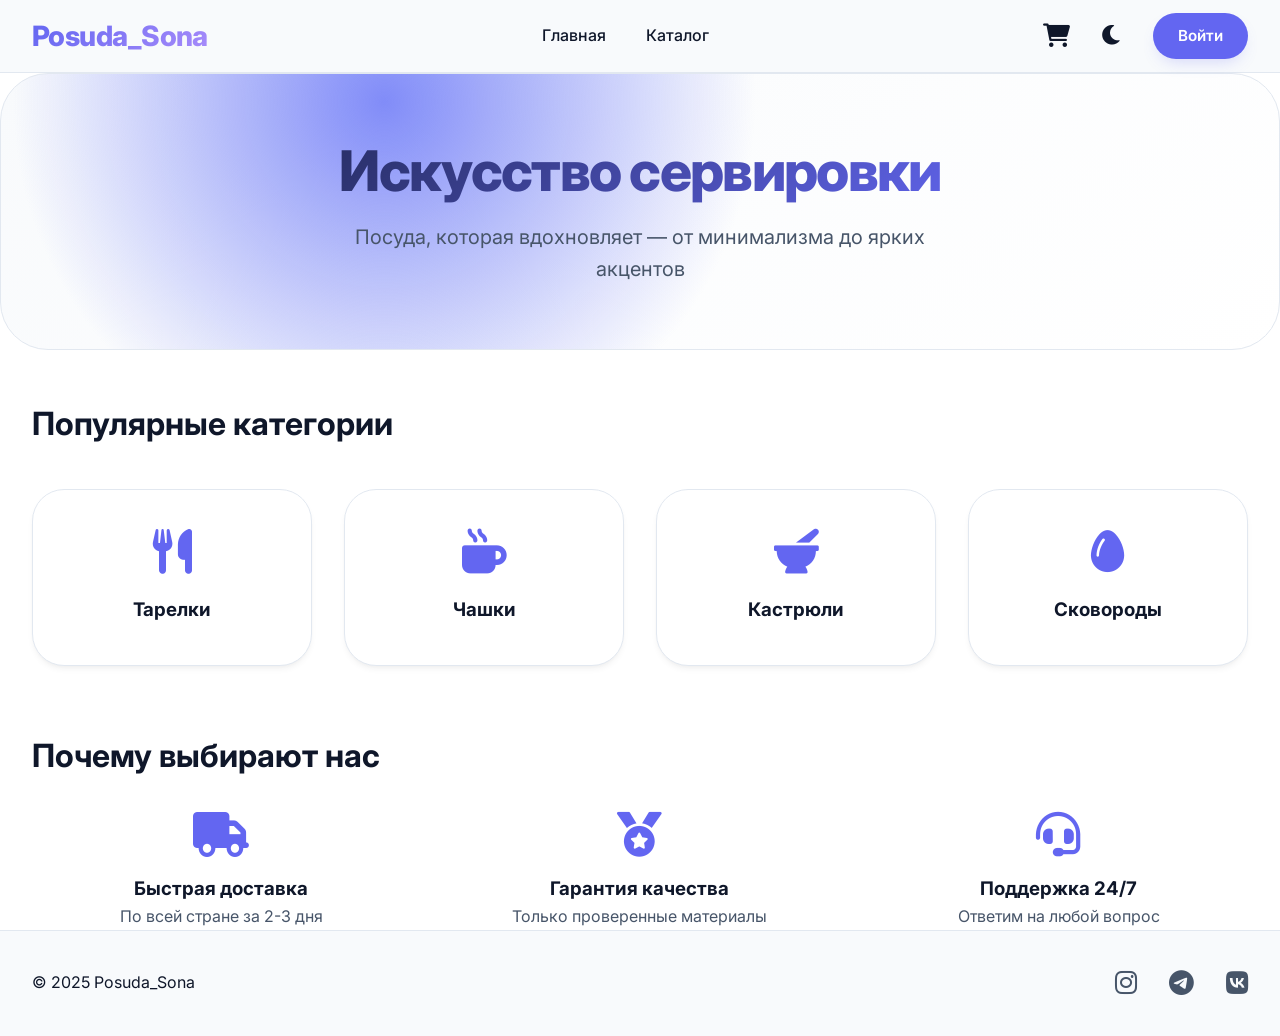
<file: index.html>
<!-- index.html -->
<!DOCTYPE html>
<html lang="ru">
<head>
  <meta charset="UTF-8">
  <meta name="viewport" content="width=device-width, initial-scale=1.0">
  <title>Posuda_Sona — Главная</title>
  <link rel="stylesheet" href="https://cdnjs.cloudflare.com/ajax/libs/font-awesome/6.0.0-beta3/css/all.min.css">
  <link rel="stylesheet" href="styles.css">
  <!-- Подключаем шрифт Inter для более современного вида -->
  <link href="https://fonts.googleapis.com/css2?family=Inter:wght@400;500;600;700;800&display=swap" rel="stylesheet">
</head>
<body>
  <header class="header">
    <div class="container">
      <div class="logo"><a href="index.html">Posuda_Sona</a></div>
      <nav class="nav">
        <a href="index.html">Главная</a>
        <a href="catalog.html">Каталог</a>
      </nav>
      <div class="header-actions">
        <a href="cart.html" class="cart-icon">
          <i class="fas fa-shopping-cart"></i>
          <span id="cart-count"></span>
        </a>
        <button class="theme-toggle" id="theme-toggle"><i class="fas fa-moon"></i></button>
        <div id="user-info" class="user-info"></div>
      </div>
    </div>
  </header>

  <main class="fade-in">
    <section class="hero container">
      <h1>Искусство сервировки</h1>
      <p>Посуда, которая вдохновляет — от минимализма до ярких акцентов</p>
    </section>

    <div class="container">
      <h2 style="margin-bottom: 1.5rem; font-size: 2rem; font-weight: 700;">Популярные категории</h2>
      <div class="categories-grid">
        <a href="catalog.html" class="category-card">
          <i class="fas fa-utensils"></i>
          <h3>Тарелки</h3>
        </a>
        <a href="catalog.html" class="category-card">
          <i class="fas fa-mug-hot"></i>
          <h3>Чашки</h3>
        </a>
        <a href="catalog.html" class="category-card">
          <i class="fas fa-mortar-pestle"></i>
          <h3>Кастрюли</h3>
        </a>
        <a href="catalog.html" class="category-card">
          <i class="fas fa-egg"></i>
          <h3>Сковороды</h3>
        </a>
      </div>

      <h2 style="margin: 4rem 0 2rem; font-size: 2rem; font-weight: 700;">Почему выбирают нас</h2>
      <div style="display:grid; grid-template-columns: repeat(auto-fit, minmax(220px,1fr)); gap:2.5rem; text-align:center;">
        <div><i class="fas fa-truck" style="font-size:2.8rem; color:var(--primary); margin-bottom:1rem;"></i><h3>Быстрая доставка</h3><p style="color:var(--text-secondary);">По всей стране за 2-3 дня</p></div>
        <div><i class="fas fa-medal" style="font-size:2.8rem; color:var(--primary); margin-bottom:1rem;"></i><h3>Гарантия качества</h3><p style="color:var(--text-secondary);">Только проверенные материалы</p></div>
        <div><i class="fas fa-headset" style="font-size:2.8rem; color:var(--primary); margin-bottom:1rem;"></i><h3>Поддержка 24/7</h3><p style="color:var(--text-secondary);">Ответим на любой вопрос</p></div>
      </div>
    </div>
  </main>

  <footer class="footer">
    <div class="container">
      <span>© 2025 Posuda_Sona</span>
      <div class="social-links">
        <a href="#"><i class="fab fa-instagram"></i></a>
        <a href="#"><i class="fab fa-telegram"></i></a>
        <a href="#"><i class="fab fa-vk"></i></a>
      </div>
    </div>
  </footer>

  <script src="script.js"></script>
  <script>
    document.addEventListener('DOMContentLoaded', () => App.updateHeaderAuth());
  </script>
</body>
</html>
</file>
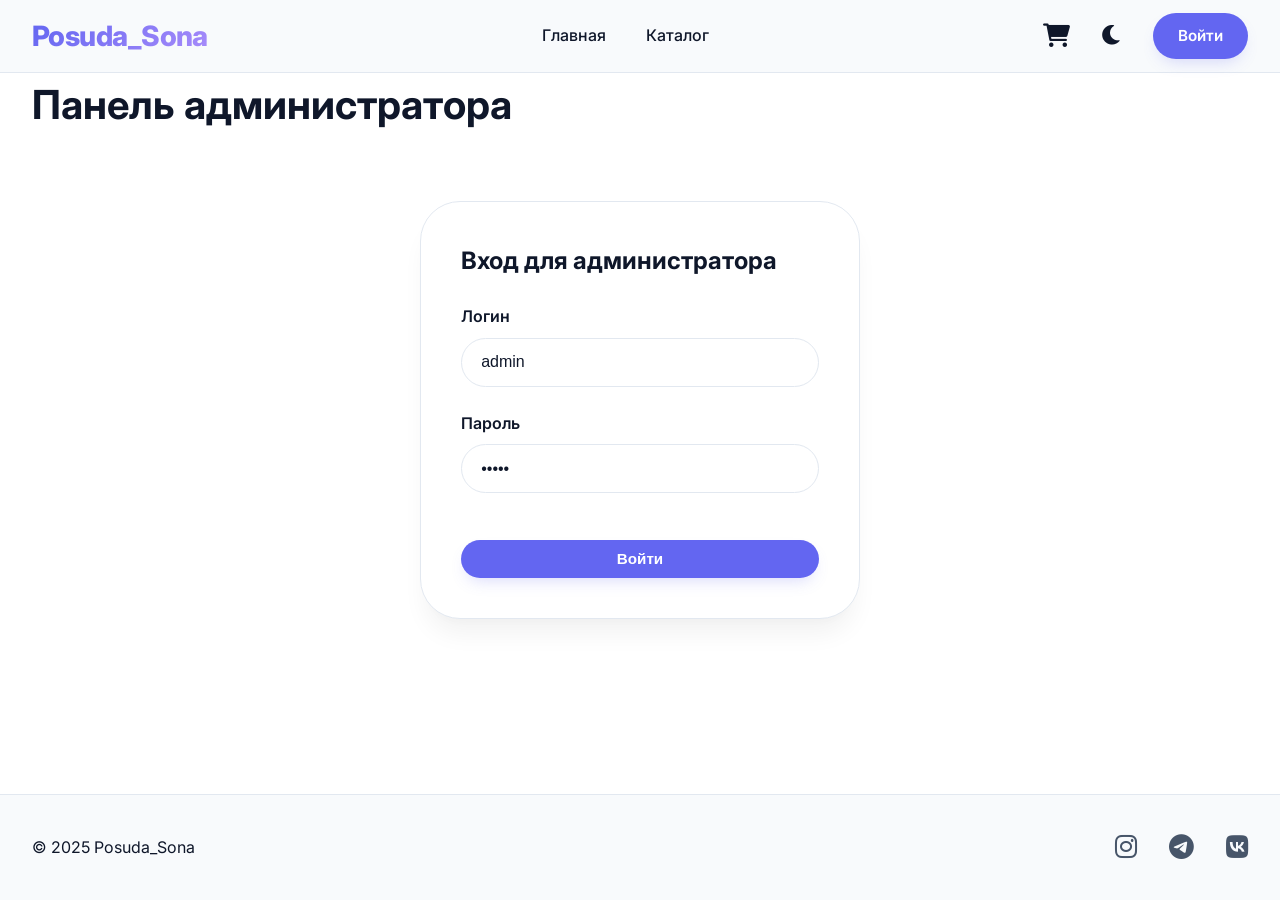
<file: admin.html>
<!-- admin.html -->
<!DOCTYPE html>
<html lang="ru">
<head>
  <meta charset="UTF-8">
  <meta name="viewport" content="width=device-width, initial-scale=1.0">
  <title>Админ-панель — Posuda_Sona</title>
  <link rel="stylesheet" href="https://cdnjs.cloudflare.com/ajax/libs/font-awesome/6.0.0-beta3/css/all.min.css">
  <link rel="stylesheet" href="styles.css">
  <link href="https://fonts.googleapis.com/css2?family=Inter:wght@400;500;600;700;800&display=swap" rel="stylesheet">
</head>
<body>
  <header class="header">
    <div class="container">
      <div class="logo"><a href="index.html">Posuda_Sona</a></div>
      <nav class="nav">
        <a href="index.html">Главная</a>
        <a href="catalog.html">Каталог</a>
      </nav>
      <div class="header-actions">
        <a href="cart.html" class="cart-icon">
          <i class="fas fa-shopping-cart"></i>
          <span id="cart-count"></span>
        </a>
        <button class="theme-toggle" id="theme-toggle"><i class="fas fa-moon"></i></button>
        <div id="user-info" class="user-info"></div>
      </div>
    </div>
  </header>

  <main class="fade-in container">
    <h1 style="margin-bottom:2rem; font-size:2.5rem; font-weight:700;">Панель администратора</h1>
    <div id="admin-content"></div>
  </main>

  <footer class="footer">
    <div class="container">
      <span>© 2025 Posuda_Sona</span>
      <div class="social-links">
        <a href="#"><i class="fab fa-instagram"></i></a>
        <a href="#"><i class="fab fa-telegram"></i></a>
        <a href="#"><i class="fab fa-vk"></i></a>
      </div>
    </div>
  </footer>

  <script src="script.js"></script>
  <script>
    document.addEventListener('DOMContentLoaded', () => {
      App.updateHeaderAuth();
      const user = App.getCurrentUser();
      const container = document.getElementById('admin-content');

      if (!user || !user.isAdmin) {
        container.innerHTML = `
          <div class="auth-form">
            <h2 style="margin-bottom:1.5rem;">Вход для администратора</h2>
            <form id="admin-login-form">
              <div class="form-group">
                <label>Логин</label>
                <input type="text" class="form-control" id="admin-login" value="admin">
              </div>
              <div class="form-group">
                <label>Пароль</label>
                <input type="password" class="form-control" id="admin-password" value="admin">
              </div>
              <div id="admin-error" class="error-message"></div>
              <button type="submit" class="btn btn-block">Войти</button>
            </form>
          </div>
        `;
        document.getElementById('admin-login-form').addEventListener('submit', (e) => {
          e.preventDefault();
          const login = document.getElementById('admin-login').value;
          const pass = document.getElementById('admin-password').value;
          if (login === 'admin' && pass === 'admin') {
            App.setCurrentUser({ username: 'admin', isAdmin: true });
            window.location.reload();
          } else {
            document.getElementById('admin-error').textContent = 'Неверные данные';
          }
        });
        return;
      }

      // Админ авторизован — рендерим заявки
      function renderOrders() {
        const orders = App.getOrders();
        console.log('Загруженные заказы:', orders); // для отладки
        let html = '<h2 style="margin-bottom:1rem;">Заявки</h2>';
        if (orders.length === 0) {
          html += '<p>Нет заявок.</p>';
        } else {
          html += '<table class="admin-table"><tr><th>ID</th><th>Покупатель</th><th>Сумма</th><th>Дата</th><th>Статус</th><th>Действия</th></tr>';
          orders.forEach(order => {
            html += `<tr>
              <td>${order.id}</td>
              <td>${order.username}</td>
              <td>${order.total} ₽</td>
              <td>${order.date}</td>
              <td>${order.status}</td>
              <td><button class="btn btn-outline chat-btn" data-username="${order.username}"><i class="fas fa-comment"></i> Написать</button></td>
            </tr>`;
          });
          html += '</table>';
        }
        html += '<div id="chat-section" style="margin-top:2rem;"></div>';
        container.innerHTML = html;

        document.querySelectorAll('.chat-btn').forEach(btn => {
          btn.addEventListener('click', () => openChatWithUser(btn.dataset.username));
        });
      }

      function openChatWithUser(username) {
        const chatId = App.getChatId(username);
        const chats = App.getChats();
        const messages = chats[chatId] || [];
        const chatSection = document.getElementById('chat-section');
        chatSection.innerHTML = `
          <div class="chat-container">
            <h3><i class="fas fa-user"></i> Чат с ${username}</h3>
            <div id="admin-chat-messages" class="chat-messages"></div>
            <div class="chat-input-group">
              <input type="text" id="admin-chat-input" class="form-control" placeholder="Введите сообщение...">
              <button class="btn" id="admin-send-btn"><i class="fas fa-paper-plane"></i></button>
            </div>
          </div>
        `;
        const msgDiv = document.getElementById('admin-chat-messages');
        function renderMsgs() {
          const currentChats = App.getChats();
          const msgs = currentChats[chatId] || [];
          msgDiv.innerHTML = '';
          msgs.forEach(msg => {
            const div = document.createElement('div');
            div.className = `message ${msg.sender === 'admin' ? 'own' : ''}`;
            div.innerHTML = `<strong>${msg.sender === 'admin' ? 'Вы' : username}:</strong> ${msg.text}<br><small>${msg.timestamp}</small>`;
            msgDiv.appendChild(div);
          });
          msgDiv.scrollTop = msgDiv.scrollHeight;
        }
        renderMsgs();

        document.getElementById('admin-send-btn').addEventListener('click', () => {
          const input = document.getElementById('admin-chat-input');
          const text = input.value.trim();
          if (!text) return;
          App.sendMessage(chatId, 'admin', text);
          renderMsgs();
          input.value = '';
        });
      }

      renderOrders();
    });
  </script>
</body>
</html>
</file>
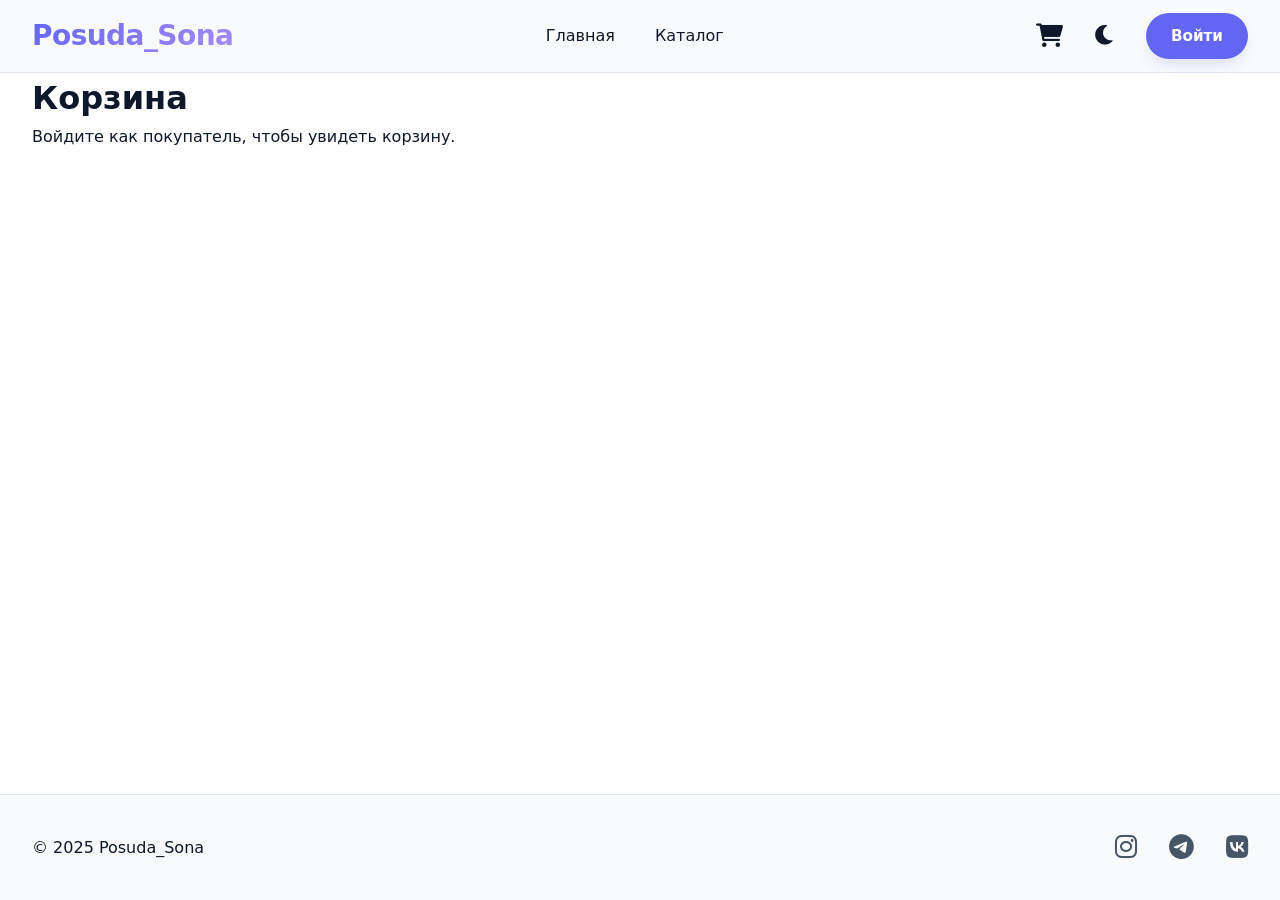
<file: cart.html>
<!-- cart.html -->
<!DOCTYPE html>
<html lang="ru">
<head>
  <meta charset="UTF-8">
  <meta name="viewport" content="width=device-width, initial-scale=1.0">
  <title>Корзина — Posuda_Sona</title>
  <link rel="stylesheet" href="https://cdnjs.cloudflare.com/ajax/libs/font-awesome/6.0.0-beta3/css/all.min.css">
  <link rel="stylesheet" href="styles.css">
</head>
<body>
  <header class="header">
    <div class="container">
      <div class="logo"><a href="index.html">Posuda_Sona</a></div>
      <nav class="nav">
        <a href="index.html">Главная</a>
        <a href="catalog.html">Каталог</a>
      </nav>
      <div class="header-actions">
        <a href="cart.html" class="cart-icon">
          <i class="fas fa-shopping-cart"></i>
          <span id="cart-count"></span>
        </a>
        <button class="theme-toggle" id="theme-toggle"><i class="fas fa-moon"></i></button>
        <div id="user-info" class="user-info"></div>
      </div>
    </div>
  </header>

  <main class="fade-in container">
    <h1>Корзина</h1>
    <div id="cart-content"></div>
  </main>

  <footer class="footer">
    <div class="container">
      <span>© 2025 Posuda_Sona</span>
      <div class="social-links">
        <a href="#"><i class="fab fa-instagram"></i></a>
        <a href="#"><i class="fab fa-telegram"></i></a>
        <a href="#"><i class="fab fa-vk"></i></a>
      </div>
    </div>
  </footer>

  <script src="script.js"></script>
  <script>
    document.addEventListener('DOMContentLoaded', () => {
      App.updateHeaderAuth();
      const user = App.getCurrentUser();
      const container = document.getElementById('cart-content');

      if (!user || user.isAdmin) {
        container.innerHTML = '<p class="empty-message">Войдите как покупатель, чтобы увидеть корзину.</p>';
        return;
      }

      function renderCart() {
        const cart = App.getCart(user.username);
        if (cart.length === 0) {
          container.innerHTML = '<p class="empty-message">Ваша корзина пуста</p>';
          return;
        }

        let itemsHtml = '<div class="cart-items">';
        let total = 0;
        cart.forEach(item => {
          const itemTotal = item.price * item.quantity;
          total += itemTotal;
          itemsHtml += `
            <div class="cart-item">
              <div style="display:flex; align-items:center; gap:1rem;">
                <span style="font-size:2rem;">${item.icon}</span>
                <div>
                  <div style="font-weight:600;">${item.name}</div>
                  <div>${item.price} ₽ x ${item.quantity}</div>
                </div>
              </div>
              <div style="font-weight:600;">${itemTotal} ₽</div>
            </div>
          `;
        });
        itemsHtml += '</div>';
        itemsHtml += `<div class="cart-total">Итого: ${total} ₽</div>`;
        itemsHtml += `<button class="btn btn-block" id="checkout-btn">Оформить заказ</button>`;
        container.innerHTML = itemsHtml;

        document.getElementById('checkout-btn').addEventListener('click', () => {
          const cart = App.getCart(user.username);
          if (cart.length === 0) return;
          const order = App.createOrder(user.username, cart);
          App.saveCart(user.username, []);
          alert(`Заказ №${order.id} оформлен! Статус: Новая.`);
          renderCart();
          App.updateCartCounter();
        });
      }

      renderCart();
    });
  </script>
</body>
</html>
</file>
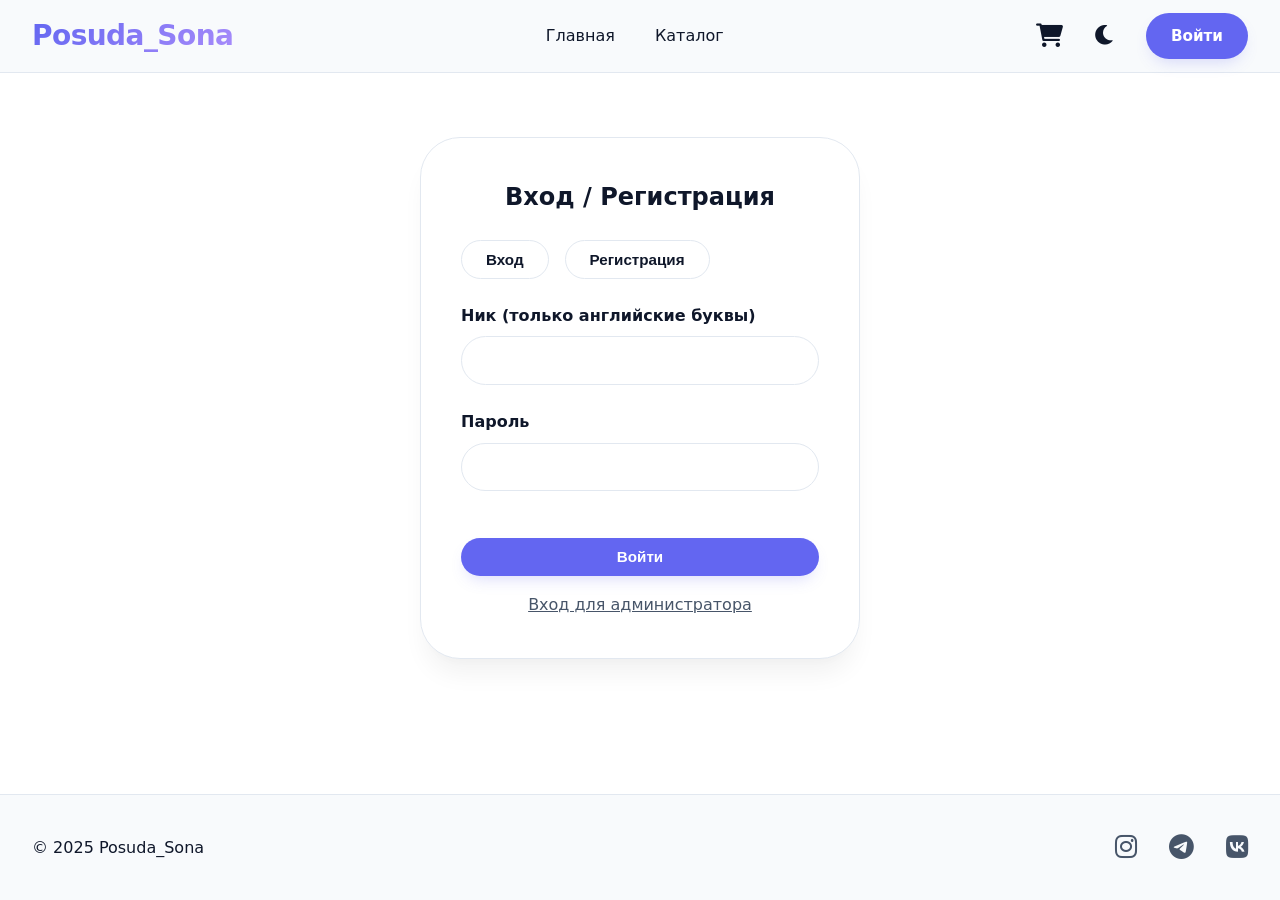
<file: login.html>
<!-- login.html -->
<!DOCTYPE html>
<html lang="ru">
<head>
  <meta charset="UTF-8">
  <meta name="viewport" content="width=device-width, initial-scale=1.0">
  <title>Вход — Posuda_Sona</title>
  <link rel="stylesheet" href="https://cdnjs.cloudflare.com/ajax/libs/font-awesome/6.0.0-beta3/css/all.min.css">
  <link rel="stylesheet" href="styles.css">
</head>
<body>
  <header class="header">
    <div class="container">
      <div class="logo"><a href="index.html">Posuda_Sona</a></div>
      <nav class="nav">
        <a href="index.html">Главная</a>
        <a href="catalog.html">Каталог</a>
      </nav>
      <div class="header-actions">
        <a href="cart.html" class="cart-icon">
          <i class="fas fa-shopping-cart"></i>
          <span id="cart-count"></span>
        </a>
        <button class="theme-toggle" id="theme-toggle"><i class="fas fa-moon"></i></button>
        <div id="user-info" class="user-info"></div>
      </div>
    </div>
  </header>

  <main class="fade-in container">
    <div class="auth-form">
      <h2 style="margin-bottom:1.5rem; text-align:center;">Вход / Регистрация</h2>
      <div id="auth-tabs" style="display:flex; gap:1rem; margin-bottom:1.5rem;">
        <button class="btn btn-outline active" id="tab-login">Вход</button>
        <button class="btn btn-outline" id="tab-register">Регистрация</button>
      </div>

      <form id="login-form">
        <div class="form-group">
          <label>Ник (только английские буквы)</label>
          <input type="text" class="form-control" id="login-username" required>
        </div>
        <div class="form-group">
          <label>Пароль</label>
          <input type="password" class="form-control" id="login-password" required>
        </div>
        <div id="login-error" class="error-message"></div>
        <button type="submit" class="btn btn-block">Войти</button>
      </form>

      <form id="register-form" style="display:none;">
        <div class="form-group">
          <label>Ник (только латиница)</label>
          <input type="text" class="form-control" id="reg-username" required>
          <div id="reg-username-error" class="error-message"></div>
        </div>
        <div class="form-group">
          <label>Пароль (мин. 6 символов)</label>
          <input type="password" class="form-control" id="reg-password" required>
        </div>
        <div id="reg-error" class="error-message"></div>
        <button type="submit" class="btn btn-block" id="reg-submit-btn">Зарегистрироваться</button>
      </form>

      <p style="margin-top:1rem; text-align:center;"><a href="admin.html" style="color:var(--text-secondary);">Вход для администратора</a></p>
    </div>
  </main>

  <footer class="footer">
    <div class="container">
      <span>© 2025 Posuda_Sona</span>
      <div class="social-links">
        <a href="#"><i class="fab fa-instagram"></i></a>
        <a href="#"><i class="fab fa-telegram"></i></a>
        <a href="#"><i class="fab fa-vk"></i></a>
      </div>
    </div>
  </footer>

  <script src="script.js"></script>
  <script>
    document.addEventListener('DOMContentLoaded', () => {
      App.updateHeaderAuth();
      const tabLogin = document.getElementById('tab-login');
      const tabRegister = document.getElementById('tab-register');
      const loginForm = document.getElementById('login-form');
      const registerForm = document.getElementById('register-form');
      const loginError = document.getElementById('login-error');
      const regError = document.getElementById('reg-error');
      const usernameRegError = document.getElementById('reg-username-error');
      const regUsername = document.getElementById('reg-username');
      const regSubmitBtn = document.getElementById('reg-submit-btn');

      // Переключение табов
      tabLogin.addEventListener('click', () => {
        loginForm.style.display = 'block';
        registerForm.style.display = 'none';
        tabLogin.classList.add('active');
        tabRegister.classList.remove('active');
      });
      tabRegister.addEventListener('click', () => {
        loginForm.style.display = 'none';
        registerForm.style.display = 'block';
        tabRegister.classList.add('active');
        tabLogin.classList.remove('active');
      });

      // Валидация ника при регистрации
      function validateUsername(username) {
        return /^[a-zA-Z]+$/.test(username);
      }

      regUsername.addEventListener('input', () => {
        const val = regUsername.value;
        if (!validateUsername(val)) {
          usernameRegError.textContent = 'Только английские буквы (a-z, A-Z)';
          regSubmitBtn.disabled = true;
        } else {
          usernameRegError.textContent = '';
          regSubmitBtn.disabled = false;
        }
      });

      // Вход
      loginForm.addEventListener('submit', (e) => {
        e.preventDefault();
        const username = document.getElementById('login-username').value.trim();
        const password = document.getElementById('login-password').value;

        // Админская проверка
        if (username === 'admin' && password === 'admin') {
          App.setCurrentUser({ username: 'admin', isAdmin: true });
          window.location.href = 'admin.html';
          return;
        }

        const users = App.getUsers();
        const user = users.find(u => u.username === username && u.password === password);
        if (user) {
          App.setCurrentUser({ username: user.username, isAdmin: false });
          const urlParams = new URLSearchParams(window.location.search);
          const redirect = urlParams.get('redirect') || 'index.html';
          window.location.href = redirect;
        } else {
          loginError.textContent = 'Неверный ник или пароль';
        }
      });

      // Регистрация
      registerForm.addEventListener('submit', (e) => {
        e.preventDefault();
        const username = regUsername.value.trim();
        const password = document.getElementById('reg-password').value;

        if (!validateUsername(username)) {
          usernameRegError.textContent = 'Только английские буквы';
          return;
        }
        if (password.length < 6) {
          regError.textContent = 'Пароль должен быть не менее 6 символов';
          return;
        }

        const users = App.getUsers();
        if (users.find(u => u.username === username)) {
          regError.textContent = 'Пользователь с таким ником уже существует';
          return;
        }

        users.push({ username, password });
        App.saveUsers(users);
        App.setCurrentUser({ username, isAdmin: false });
        window.location.href = 'index.html';
      });
    });
  </script>
</body>
</html>
</file>
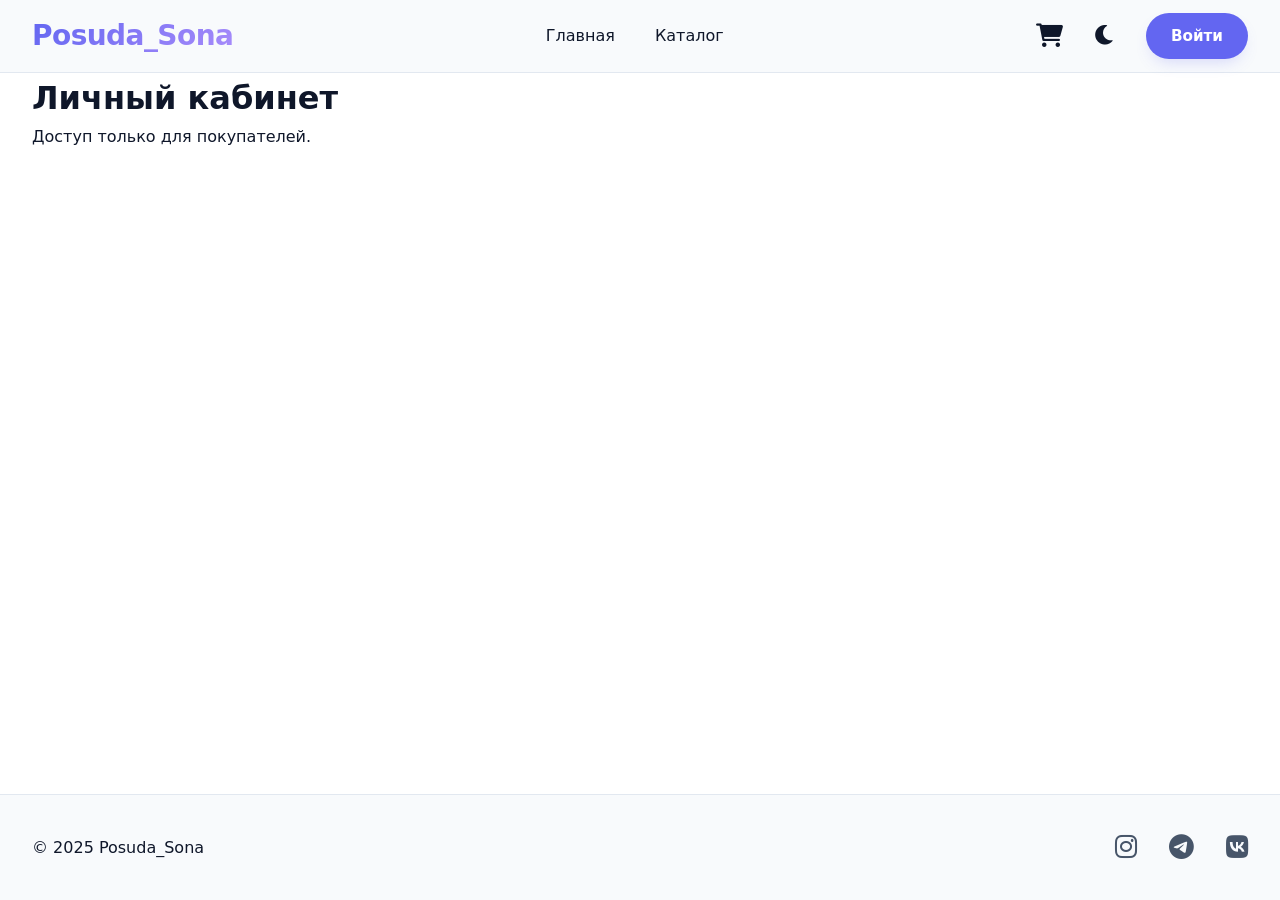
<file: profile.html>
<!-- profile.html -->
<!DOCTYPE html>
<html lang="ru">
<head>
  <meta charset="UTF-8">
  <meta name="viewport" content="width=device-width, initial-scale=1.0">
  <title>Личный кабинет — Posuda_Sona</title>
  <link rel="stylesheet" href="https://cdnjs.cloudflare.com/ajax/libs/font-awesome/6.0.0-beta3/css/all.min.css">
  <link rel="stylesheet" href="styles.css">
</head>
<body>
  <header class="header">
    <div class="container">
      <div class="logo"><a href="index.html">Posuda_Sona</a></div>
      <nav class="nav">
        <a href="index.html">Главная</a>
        <a href="catalog.html">Каталог</a>
      </nav>
      <div class="header-actions">
        <a href="cart.html" class="cart-icon">
          <i class="fas fa-shopping-cart"></i>
          <span id="cart-count"></span>
        </a>
        <button class="theme-toggle" id="theme-toggle"><i class="fas fa-moon"></i></button>
        <div id="user-info" class="user-info"></div>
      </div>
    </div>
  </header>

  <main class="fade-in container">
    <h1>Личный кабинет</h1>
    <div id="profile-content"></div>
  </main>

  <footer class="footer">
    <div class="container">
      <span>© 2025 Posuda_Sona</span>
      <div class="social-links">
        <a href="#"><i class="fab fa-instagram"></i></a>
        <a href="#"><i class="fab fa-telegram"></i></a>
        <a href="#"><i class="fab fa-vk"></i></a>
      </div>
    </div>
  </footer>

  <script src="script.js"></script>
  <script>
    document.addEventListener('DOMContentLoaded', () => {
      App.updateHeaderAuth();
      const user = App.getCurrentUser();
      const container = document.getElementById('profile-content');

      if (!user || user.isAdmin) {
        container.innerHTML = '<p class="empty-message">Доступ только для покупателей.</p>';
        return;
      }

      const chatId = App.getChatId(user.username);
      const chats = App.getChats();
      const messages = chats[chatId] || [];

      function renderChat() {
        const chatMessagesDiv = document.getElementById('chat-messages');
        if (!chatMessagesDiv) return;
        chatMessagesDiv.innerHTML = '';
        messages.forEach(msg => {
          const div = document.createElement('div');
          div.className = `message ${msg.sender === 'user' ? 'own' : ''}`;
          div.innerHTML = `<strong>${msg.sender === 'user' ? 'Вы' : 'Админ'}:</strong> ${msg.text}<br><small>${msg.timestamp}</small>`;
          chatMessagesDiv.appendChild(div);
        });
        chatMessagesDiv.scrollTop = chatMessagesDiv.scrollHeight;
      }

      let html = '<h2>Мои чаты</h2>';
      if (messages.length === 0) {
        html += '<p>У вас пока нет сообщений с администратором.</p>';
      }
      html += `
        <div class="chat-container">
          <h3>Чат с поддержкой</h3>
          <div id="chat-messages" class="chat-messages"></div>
          <div class="chat-input-group">
            <input type="text" id="chat-input" class="form-control" placeholder="Введите сообщение...">
            <button class="btn" id="send-msg-btn">Отправить</button>
          </div>
        </div>
      `;
      container.innerHTML = html;
      renderChat();

      document.getElementById('send-msg-btn').addEventListener('click', () => {
        const input = document.getElementById('chat-input');
        const text = input.value.trim();
        if (!text) return;
        App.sendMessage(chatId, 'user', text);
        // Обновляем локально
        const updatedChats = App.getChats();
        const newMessages = updatedChats[chatId] || [];
        // Перерисовываем
        while (messages.length) messages.pop();
        newMessages.forEach(m => messages.push(m));
        renderChat();
        input.value = '';
      });
    });
  </script>
</body>
</html>
</file>
<file: styles.css>
/* styles.css — современный, минималистичный дизайн */
:root {
  --bg: #ffffff;
  --surface: #f8fafc;
  --text: #0f172a;
  --text-secondary: #475569;
  --primary: #6366f1;
  --primary-light: #818cf8;
  --primary-dark: #4f46e5;
  --accent: #f59e0b;
  --border: #e2e8f0;
  --card-bg: #ffffff;
  --shadow-sm: 0 1px 2px 0 rgba(0,0,0,0.05);
  --shadow: 0 4px 6px -1px rgba(0,0,0,0.05), 0 2px 4px -1px rgba(0,0,0,0.03);
  --shadow-lg: 0 20px 25px -5px rgba(0,0,0,0.05), 0 10px 10px -5px rgba(0,0,0,0.02);
  --shadow-hover: 0 25px 30px -12px rgba(99,102,241,0.15);
  --transition: all 0.25s cubic-bezier(0.2,0,0,1);
  --radius: 1.25rem;
  --header-height: 4.5rem;
}

body.dark-theme {
  --bg: #0b0f19;
  --surface: #1e293b;
  --text: #f1f5f9;
  --text-secondary: #94a3b8;
  --primary: #818cf8;
  --primary-light: #a5b4fc;
  --primary-dark: #6366f1;
  --border: #334155;
  --card-bg: #1e293b;
  --shadow: 0 4px 6px -1px rgba(0,0,0,0.2);
  --shadow-lg: 0 20px 25px -5px rgba(0,0,0,0.4);
  --shadow-hover: 0 25px 30px -12px rgba(129,140,248,0.2);
}

* {
  margin: 0;
  padding: 0;
  box-sizing: border-box;
}

body {
  font-family: 'Inter', system-ui, -apple-system, 'Segoe UI', Roboto, sans-serif;
  background-color: var(--bg);
  color: var(--text);
  line-height: 1.6;
  transition: background-color 0.3s, color 0.3s;
  min-height: 100vh;
  display: flex;
  flex-direction: column;
}

.container {
  max-width: 1280px;
  margin: 0 auto;
  padding: 0 2rem;
  width: 100%;
}

/* Header */
.header {
  background: var(--surface);
  border-bottom: 1px solid var(--border);
  backdrop-filter: blur(12px);
  -webkit-backdrop-filter: blur(12px);
  position: sticky;
  top: 0;
  z-index: 50;
  transition: var(--transition);
}

.header .container {
  display: flex;
  align-items: center;
  justify-content: space-between;
  height: var(--header-height);
}

.logo a {
  font-size: 1.75rem;
  font-weight: 800;
  letter-spacing: -0.02em;
  text-decoration: none;
  background: linear-gradient(135deg, var(--primary) 0%, #a78bfa 100%);
  -webkit-background-clip: text;
  background-clip: text;
  color: transparent;
}

.nav {
  display: flex;
  gap: 2.5rem;
}

.nav a {
  text-decoration: none;
  color: var(--text);
  font-weight: 500;
  transition: color 0.15s;
  position: relative;
}

.nav a::after {
  content: '';
  position: absolute;
  bottom: -6px;
  left: 0;
  width: 0;
  height: 2px;
  background: var(--primary);
  transition: width 0.2s;
}

.nav a:hover {
  color: var(--primary);
}

.nav a:hover::after {
  width: 100%;
}

.header-actions {
  display: flex;
  align-items: center;
  gap: 1.5rem;
}

.cart-icon {
  position: relative;
  font-size: 1.5rem;
  color: var(--text);
  text-decoration: none;
  transition: transform 0.2s;
}

.cart-icon:hover {
  transform: scale(1.05);
  color: var(--primary);
}

#cart-count {
  position: absolute;
  top: -8px;
  right: -10px;
  background: var(--primary);
  color: white;
  font-size: 0.7rem;
  font-weight: bold;
  padding: 0.15rem 0.45rem;
  border-radius: 50px;
  min-width: 1.3rem;
  text-align: center;
  box-shadow: var(--shadow-sm);
}

.theme-toggle {
  background: none;
  border: none;
  font-size: 1.4rem;
  cursor: pointer;
  color: var(--text);
  transition: transform 0.3s;
  padding: 0.4rem;
  border-radius: 50%;
}

.theme-toggle:hover {
  transform: rotate(15deg);
  background: var(--border);
}

.user-info {
  display: flex;
  align-items: center;
  gap: 0.75rem;
}

#user-greeting {
  font-weight: 500;
  color: var(--text-secondary);
}

.btn {
  background: var(--primary);
  color: white;
  border: none;
  padding: 0.6rem 1.5rem;
  border-radius: 3rem;
  font-weight: 600;
  font-size: 0.95rem;
  cursor: pointer;
  transition: var(--transition);
  box-shadow: 0 8px 16px -6px rgba(99,102,241,0.25);
  text-decoration: none;
  display: inline-flex;
  align-items: center;
  justify-content: center;
  gap: 0.5rem;
  border: 1px solid transparent;
}

.btn:hover {
  background: var(--primary-dark);
  transform: translateY(-3px);
  box-shadow: 0 12px 20px -8px rgba(99,102,241,0.4);
}

.btn-outline {
  background: transparent;
  color: var(--text);
  box-shadow: none;
  border: 1px solid var(--border);
}

.btn-outline:hover {
  background: var(--surface);
  border-color: var(--primary);
  color: var(--primary);
}

.btn-block {
  display: flex;
  width: 100%;
}

/* Hero секция */
.hero {
  padding: 4rem 0;
  text-align: center;
  background: radial-gradient(circle at 30% 10%, var(--primary-light) 0%, transparent 40%),
              linear-gradient(145deg, var(--surface) 0%, var(--bg) 100%);
  border-radius: 3rem;
  margin-bottom: 3rem;
  border: 1px solid var(--border);
}

.hero h1 {
  font-size: 3.5rem;
  font-weight: 800;
  letter-spacing: -0.03em;
  margin-bottom: 1rem;
  background: linear-gradient(135deg, var(--text) 0%, var(--primary) 80%);
  -webkit-background-clip: text;
  background-clip: text;
  color: transparent;
  line-height: 1.2;
}

.hero p {
  font-size: 1.25rem;
  color: var(--text-secondary);
  max-width: 600px;
  margin: 0 auto;
}

/* Категории */
.categories-grid {
  display: grid;
  grid-template-columns: repeat(auto-fit, minmax(170px, 1fr));
  gap: 2rem;
  margin: 2.5rem 0;
}

.category-card {
  background: var(--card-bg);
  padding: 2.5rem 1.5rem;
  border-radius: 2rem;
  text-align: center;
  box-shadow: var(--shadow);
  transition: var(--transition);
  border: 1px solid var(--border);
  text-decoration: none;
  color: var(--text);
  backdrop-filter: blur(4px);
}

.category-card:hover {
  transform: translateY(-8px) scale(1.02);
  box-shadow: var(--shadow-hover);
  border-color: var(--primary-light);
}

.category-card i {
  font-size: 2.8rem;
  margin-bottom: 1.25rem;
  color: var(--primary);
}

/* Карточки товаров */
.catalog-grid {
  display: grid;
  grid-template-columns: repeat(auto-fill, minmax(260px, 1fr));
  gap: 2rem;
  margin-top: 2rem;
}

.product-card {
  background: var(--card-bg);
  border-radius: 2rem;
  overflow: hidden;
  box-shadow: var(--shadow);
  transition: var(--transition);
  border: 1px solid var(--border);
  display: flex;
  flex-direction: column;
  backdrop-filter: blur(4px);
}

.product-card:hover {
  transform: translateY(-10px);
  box-shadow: var(--shadow-hover);
  border-color: var(--primary-light);
}

.product-image {
  height: 200px;
  background: linear-gradient(135deg, var(--primary) 0%, #a78bfa 100%);
  display: flex;
  align-items: center;
  justify-content: center;
  color: white;
  font-size: 3.5rem;
}

.product-info {
  padding: 1.5rem 1.5rem 1rem;
  flex: 1;
}

.product-title {
  font-weight: 700;
  font-size: 1.3rem;
  margin-bottom: 0.5rem;
  color: var(--text);
}

.product-price {
  font-size: 1.8rem;
  font-weight: 800;
  color: var(--primary);
  margin-bottom: 1rem;
  letter-spacing: -0.02em;
}

.product-actions {
  padding: 0 1.5rem 1.5rem;
}

/* Корзина */
.cart-items {
  display: flex;
  flex-direction: column;
  gap: 1rem;
  margin-bottom: 2rem;
}

.cart-item {
  display: flex;
  align-items: center;
  justify-content: space-between;
  background: var(--card-bg);
  padding: 1.25rem 1.5rem;
  border-radius: 1.5rem;
  border: 1px solid var(--border);
  box-shadow: var(--shadow);
  transition: var(--transition);
}

.cart-item:hover {
  box-shadow: var(--shadow-lg);
}

.cart-total {
  text-align: right;
  font-size: 1.8rem;
  font-weight: 800;
  margin: 1.5rem 0;
  letter-spacing: -0.02em;
}

/* Формы */
.auth-form {
  max-width: 440px;
  margin: 4rem auto;
  background: var(--card-bg);
  padding: 2.5rem;
  border-radius: 2.5rem;
  box-shadow: var(--shadow-lg);
  border: 1px solid var(--border);
  backdrop-filter: blur(8px);
}

.form-group {
  margin-bottom: 1.5rem;
}

.form-group label {
  display: block;
  margin-bottom: 0.5rem;
  font-weight: 600;
  color: var(--text);
}

.form-control {
  width: 100%;
  padding: 0.9rem 1.2rem;
  border: 1.5px solid var(--border);
  border-radius: 2.5rem;
  background: var(--bg);
  color: var(--text);
  font-size: 1rem;
  transition: border 0.2s, box-shadow 0.2s;
}

.form-control:focus {
  outline: none;
  border-color: var(--primary);
  box-shadow: 0 0 0 4px rgba(99,102,241,0.15);
}

.error-message {
  color: #ef4444;
  font-size: 0.9rem;
  margin-top: 0.4rem;
  min-height: 1.4rem;
}

/* Админ-панель */
.admin-table {
  width: 100%;
  border-collapse: collapse;
  background: var(--card-bg);
  border-radius: 1.5rem;
  overflow: hidden;
  box-shadow: var(--shadow);
  margin-top: 1.5rem;
}

.admin-table th,
.admin-table td {
  padding: 1rem 1.2rem;
  text-align: left;
  border-bottom: 1px solid var(--border);
}

.admin-table th {
  background: var(--surface);
  font-weight: 700;
  color: var(--text-secondary);
  text-transform: uppercase;
  font-size: 0.85rem;
  letter-spacing: 0.05em;
}

.admin-table tr:last-child td {
  border-bottom: none;
}

.admin-table tr:hover td {
  background: var(--surface);
}

/* Чат */
.chat-container {
  background: var(--card-bg);
  border-radius: 2rem;
  padding: 1.5rem;
  margin-top: 2rem;
  border: 1px solid var(--border);
  box-shadow: var(--shadow);
}

.chat-messages {
  height: 320px;
  overflow-y: auto;
  padding: 1.2rem;
  background: var(--bg);
  border-radius: 1.5rem;
  margin-bottom: 1.2rem;
  display: flex;
  flex-direction: column;
  gap: 0.75rem;
  border: 1px solid var(--border);
}

.message {
  max-width: 75%;
  padding: 0.9rem 1.2rem;
  border-radius: 1.8rem;
  background: var(--surface);
  align-self: flex-start;
  word-break: break-word;
  box-shadow: var(--shadow-sm);
  border: 1px solid var(--border);
}

.message.own {
  background: var(--primary);
  color: white;
  align-self: flex-end;
  border: none;
}

.chat-input-group {
  display: flex;
  gap: 0.75rem;
}

.chat-input-group .form-control {
  border-radius: 3rem;
}

/* Footer */
.footer {
  background: var(--surface);
  border-top: 1px solid var(--border);
  padding: 2rem 0;
  margin-top: auto;
  backdrop-filter: blur(8px);
}

.footer .container {
  display: flex;
  justify-content: space-between;
  align-items: center;
}

.social-links {
  display: flex;
  gap: 2rem;
  font-size: 1.6rem;
}

.social-links a {
  color: var(--text-secondary);
  transition: all 0.2s;
  text-decoration: none;
}

.social-links a:hover {
  color: var(--primary);
  transform: translateY(-3px);
}

/* Анимации */
@keyframes fadeIn {
  from { opacity: 0; transform: translateY(15px); }
  to { opacity: 1; transform: translateY(0); }
}

.fade-in {
  animation: fadeIn 0.5s ease-out;
}

/* Адаптивность */
@media (max-width: 768px) {
  .container {
    padding: 0 1.5rem;
  }
  .header .container {
    flex-wrap: wrap;
    height: auto;
    padding: 1rem 1.5rem;
  }
  .nav {
    order: 3;
    width: 100%;
    justify-content: center;
    margin-top: 1rem;
    gap: 1.5rem;
  }
  .hero h1 {
    font-size: 2.5rem;
  }
  .hero p {
    font-size: 1.1rem;
  }
}
</file>
